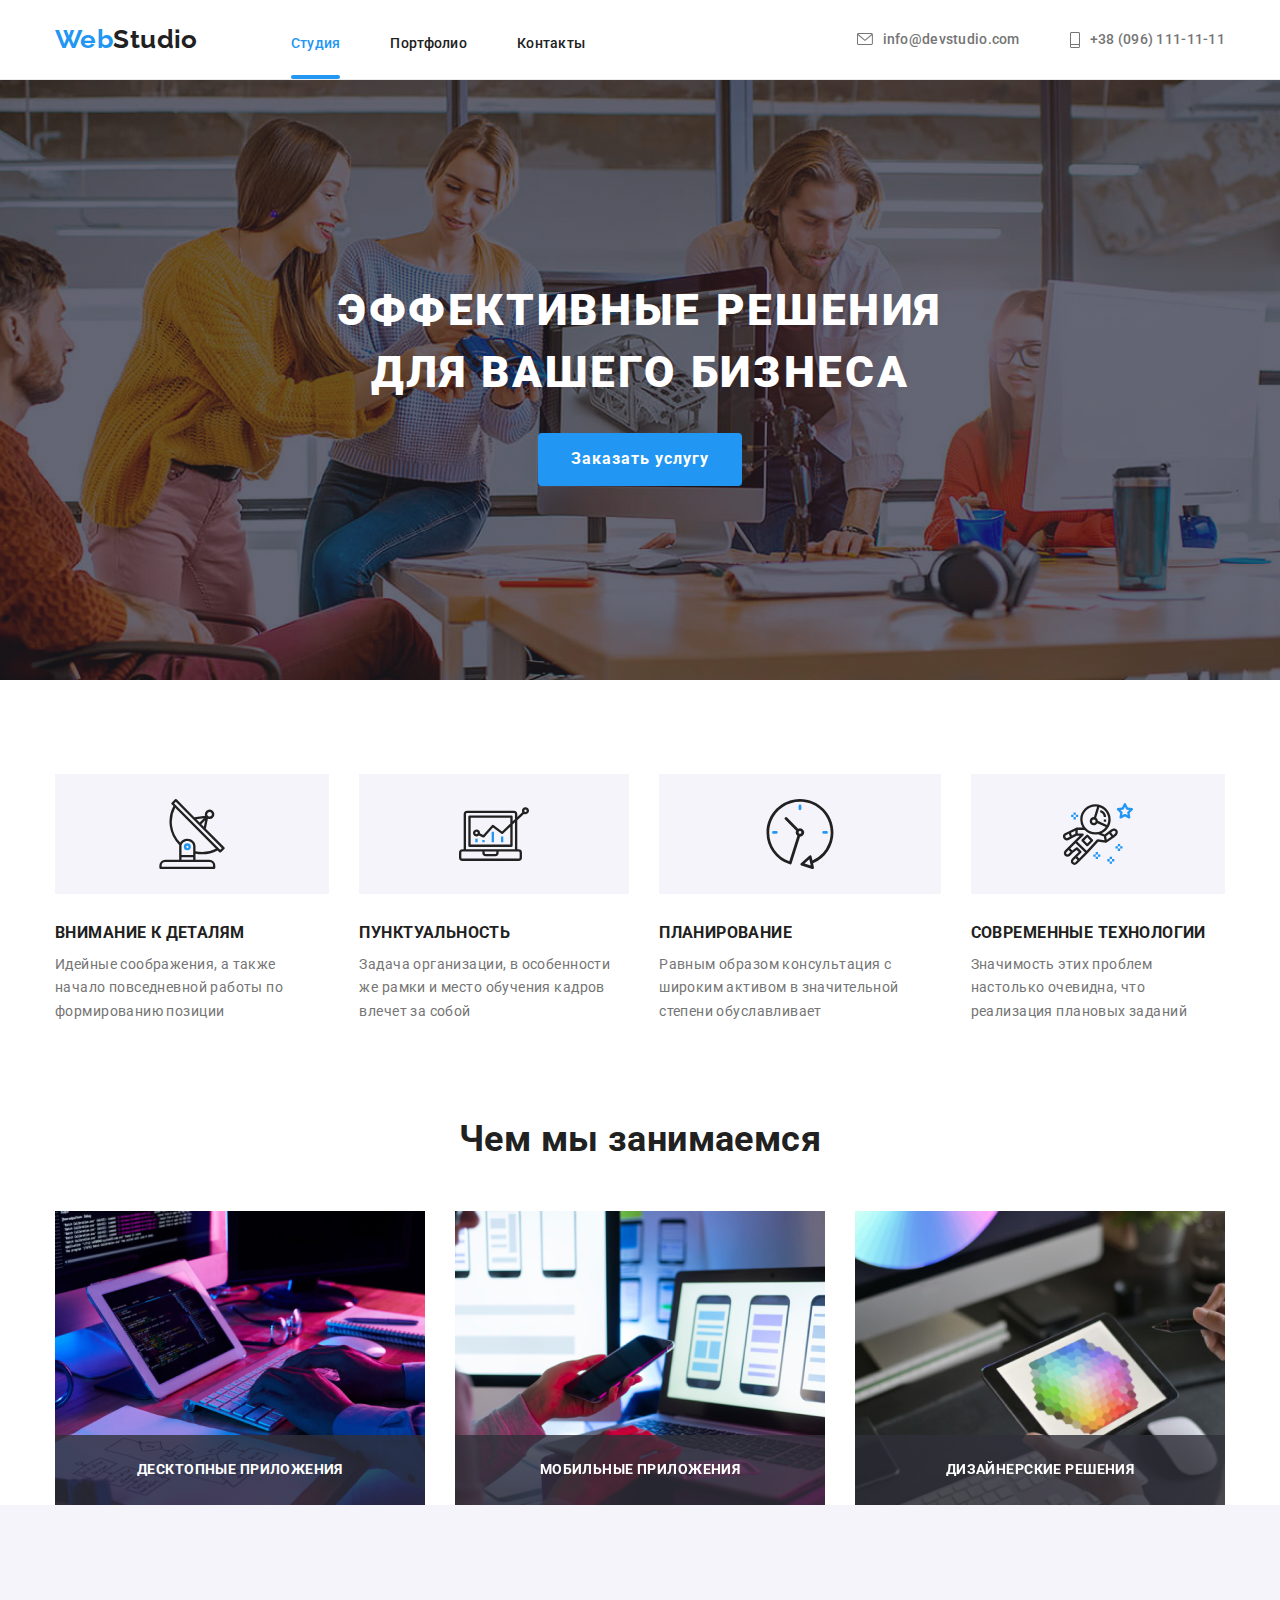
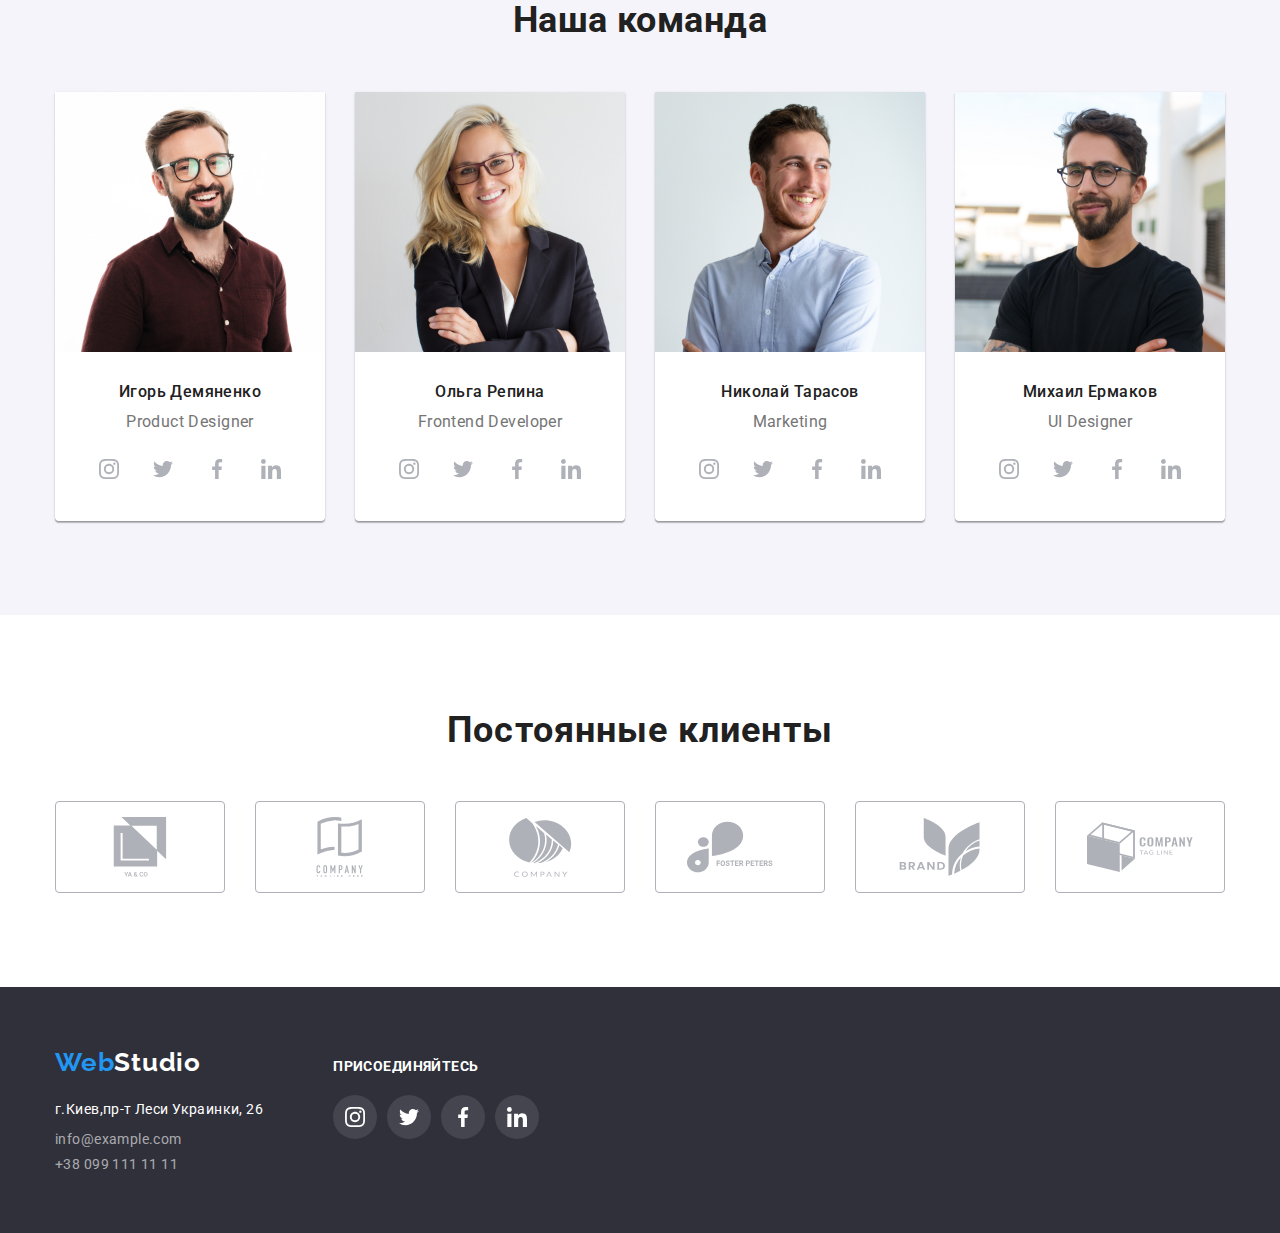
<file: index.html>
<!DOCTYPE html>
<html lang="ru">
<head>
    <meta charset="UTF-8">
    <meta http-equiv="X-UA-Compatible" content="IE=edge">
    <meta name="viewport" content="width=device-width, initial-scale=1.0">
    <title>Document</title>

<link href="https://fonts.googleapis.com/css2?family=Raleway:wght@700&family=Roboto:wght@400;500;700;900&display=swap"
rel="stylesheet"
/>
<link rel="stylesheet" href="https://cdnjs.cloudflare.com/ajax/libs/modern-normalize/1.1.0/modern-normalize.min.css"/>
<link rel="stylesheet" href="./css/style.css" />

</head>
<body>
    <header class="page-header">
      <div class="container-main container">
        <nav class="container-main-nav">
            <a class="logo" href="./index.html"><span class="logo-accent">Web</span>Studio</a>
            <ul class="site-nav">
                <li class="site-nav-item"> <a href=""class="site-nav-link current">Студия</a></li>
                <li class="site-nav-item"><a href="./portfolio.html"class="site-nav-link ">Портфолио</a></li>
                <li class="site-nav-item"><a href=""class="site-nav-link">Контакты</a></li>
            </ul>
        </nav>
        
            <ul class="contact-nav">
                 <li class="contact-nav-item">
                     <a class="contact-nav-title" href ="mailto:info@devstudio.com" >
                        <svg class="icon-envelope" width="16" height="12">
                            <use href="./img/svg/sprite.svg#icon-envelope"></use>>
                        </svg>
                        info@devstudio.com</a></li>
       
                 <li class="contact-nav-item">
                     <a class="contact-nav-title"href="tel:+380961111111" >
                    <svg class="icon-vector" width="10" height="16">
                        <use href="./img/svg/sprite.svg#icon-Vector"></use>>
                    </svg>
                        +38 (096) 111-11-11</a></li>
             </ul>
        </div>
    </header>
    <main>
        <!--Уникальное предложение-->
        <section class="hero">
            
        <div class="container"> 
            <h1 class="hero-title">ЭФФЕКТИВНЫЕ РЕШЕНИЯ <br> ДЛЯ ВАШЕГО БИЗНЕСА</h1>
         
      <button type="button" class="hero-button-main" data-modal-open>Заказать услугу</button> 
    </div> 
      <div class="backdrop is-hidden" data-modal>
          <div class="modal">
            <button data-modal-close class="button-close">
                <svg class="" width="18" height="18">
                <use href="./img/svg/sprite.svg#icon-Vector-icon"></use>
                </svg></button>
            </div>

      </div>
   
    </section>
        <!--Уникальные услуги-->
       
        <section class="section">
         <div class="container">
        <h2 class="visually-hidden">Особенности</h2>
      
        
            <ul class="features">
                <li  class="features-item">
                    <div class="icon-box">
                        <svg class="icon-antenna" width="70" height="70">
                        <use href="./img/svg/sprite.svg#icon-antenna-1"></use>
                        </svg>
                    </div>
                    <h3 class="features-title" >ВНИМАНИЕ К ДЕТАЛЯМ</h3>
                    <p class="features-description">Идейные соображения, а также начало повседневной работы по формированию позиции</p>
                </li >
                <li class="features-item">
                    <div class="icon-box">
                        <svg class="icon-diagram-1" width="70" height="70">
                        <use href="./img/svg/sprite.svg#icon-diagram-1"></use>
                        </svg>
                    </div>
                    <h3 class="features-title">ПУНКТУАЛЬНОСТЬ</h3>
                    <p class="features-description">Задача организации, в особенности же рамки и место обучения кадров влечет за собой</p>
                </li>
                <li  class="features-item">
                    <div class="icon-box">
                        <svg class="icon-clock" width="70" height="70">
                        <use href="./img/svg/sprite.svg#icon-clock-1"></use>
                        </svg>
                    </div>
                    <h3 class="features-title">ПЛАНИРОВАНИЕ</h3>
                    <p class="features-description">Равным образом консультация с широким активом в значительной степени обуславливает</p>
                </li>
                <li  class="features-item">
                    <div class="icon-box">
                        <svg class="icon-astronaut" width="70" height="70">
                        <use href="./img/svg/sprite.svg#icon-astronaut-1"></use>
                        </svg>
                    </div>
                    <h3 class="features-title">СОВРЕМЕННЫЕ ТЕХНОЛОГИИ</h3>
                    <p class="features-description">Значимость этих проблем настолько очевидна, что реализация плановых заданий</p>
                </li>
            </ul> 
        </div>  
        </section>
        
         <!--Чем мы занимаемся-->
        <section class="work-section">
            <div class="container" >
             <h2 class="section-title">Чем мы занимаемся</h2>
                 <ul class="pictures">  
                 <li class="pictures-item">
                    <div class="thumb">
                    <img src="img/box1.jpg" alt="набирает текс"width="370">
                    <p>Десктопные приложения</p>
                </div>
                </li>
                 <li class="pictures-item">
                    <div class="thumb">
                        <img src="img/box2.jpg" alt="мобильное приложение"width="370">
                    <p>Мобильные приложения</p>
                </div>
                    </li>
                 <li class="pictures-item">
                    <div class="thumb">
                        <img src="img/box3.jpg" alt="планшет"width="370">
                    <p>Дизайнерские решения</p>
                    </div>
                    </li>
                
                </ul>
            </div>
        </section>
        <!--Команда-->
        <section class="section comands">
            <div class="container" >
            <h2 class="comands-title">Наша команда</h2>
          
            <ul class="comands-item">
                <li class="comands-title-top"><img src="img/img (1).jpg" alt="дизайнер продукта"width="270">
                    <div class="comands-info"> 
                    <h3 class="comands-title-workers"> Игорь Демяненко</h3> 
                     <p class="comands-title-proffesion">Product Designer</p>
                     <ul class="network">
                        <li class="network-item">
                            <a class="network-link" href="" >
                                <svg class="network-icon" width="20" height="20">
                                    <use href="./img/svg/sprite.svg#icon-instagram-2"></use>
                                </svg>
                            </a>
                        </li>
                        <li class="network-item">
                            <a class="network-link" href="">
                                <svg class="network-icon" width="20" height="20">
                                    <use href="./img/svg/sprite.svg#icon-twitter-1 "></use>
                                </svg>
                            </a>
                        </li>
                        <li class="network-item">
                            <a class="network-link"href="">
                                <svg class="network-icon" width="20" height="20">
                                    <use href="./img/svg/sprite.svg#icon-facebook-1 "></use>
                                </svg>
                            </a>
                        </li>
                        <li class="network-item">
                            <a class="network-link" href="">
                                <svg class="network-icon" width="20" height="20">
                                    <use href="./img/svg/sprite.svg#icon-linkedin-1 "></use>
                                </svg>
                            </a>
                        </li>
                    </div>
                    </li>  
                    <li class="comands-title-top"><img src="img/img (2).jpg" alt="дизайнер продукта"width="270">
                        <div class="comands-info"> 
                        <h3 class="comands-title-workers"> Ольга Репина</h3> 
                         <p class="comands-title-proffesion">Frontend Developer</p>
                         <ul class="network">
                        <li class="network-item">
                            <a class="network-link" href="" >
                                <svg class="network-icon" width="20" height="20">
                                    <use href="./img/svg/sprite.svg#icon-instagram-2"></use>
                                </svg>
                            </a>
                        </li>
                        <li class="network-item">
                            <a class="network-link" href="">
                                <svg class="network-icon" width="20" height="20">
                                    <use href="./img/svg/sprite.svg#icon-twitter-1 "></use>
                                </svg>
                            </a>
                        </li>
                        <li class="network-item">
                            <a class="network-link"href="">
                                <svg class="network-icon" width="20" height="20">
                                    <use href="./img/svg/sprite.svg#icon-facebook-1 "></use>
                                </svg>
                            </a>
                        </li>
                        <li class="network-item">
                            <a class="network-link" href="">
                                <svg class="network-icon" width="20" height="20">
                                    <use href="./img/svg/sprite.svg#icon-linkedin-1 "></use>
                                </svg>
                            </a>
                        </li> 
                </ul>
                </div>
                 </li> 
                 <li class="comands-title-top"><img src="img/img (3).jpg" alt="дизайнер продукта"width="270">
                    <div class="comands-info"> 
                    <h3 class="comands-title-workers"> Николай Тарасов</h3> 
                     <p class="comands-title-proffesion">Marketing</p>
                     <ul class="network">
                        <li class="network-item">
                            <a href="" class="network-link">
                                <svg class="network-icon" width="20" height="20">
                                    <use href="./img/svg/sprite.svg#icon-instagram-2"></use>
                                </svg>
                            </a>
                        </li>
                        <li class="network-item">
                            <a href="" class="network-link">
                                <svg class="network-icon" width="20" height="20">
                                    <use href="./img/svg/sprite.svg#icon-twitter-1 "></use>
                                </svg>
                            </a>
                        </li>
                        <li class="network-item">
                            <a href="" class="network-link">
                                <svg class="network-icon" width="20" height="20">
                                    <use href="./img/svg/sprite.svg#icon-facebook-1 "></use>
                                </svg>
                            </a>
                        </li>
                        <li class="network-item">
                            <a href="" class="network-link">
                                <svg class="network-icon" width="20" height="20">
                                    <use href="./img/svg/sprite.svg#icon-linkedin-1 "></use>
                                </svg>
                            </a>
                        </li>
                    </ul>
                 </div>
                 </li>  
                <li class="comands-title-top"><img src="img/img (4).jpg" alt="дизайнер"width="270">
                <div class="comands-info"><h3 class="comands-title-workers">Михаил Ермаков</h3>
                <p class="comands-title-proffesion">UI Designer</p>
                <ul class="network">
                    <li class="network-item">
                        <a class="network-link" href="" >
                            <svg class="network-icon" width="20" height="20">
                                <use href="./img/svg/sprite.svg#icon-instagram-2"></use>
                            </svg>
                        </a>
                    </li>
                    <li class="network-item">
                        <a class="network-link" href="">
                            <svg class="network-icon" width="20" height="20">
                                <use href="./img/svg/sprite.svg#icon-twitter-1 "></use>
                            </svg>
                        </a>
                    </li>
                    <li class="network-item">
                        <a class="network-link"href="">
                            <svg class="network-icon" width="20" height="20">
                                <use href="./img/svg/sprite.svg#icon-facebook-1 "></use>
                            </svg>
                        </a>
                    </li>
                    <li class="network-item">
                        <a class="network-link" href="">
                            <svg class="network-icon" width="20" height="20">
                                <use href="./img/svg/sprite.svg#icon-linkedin-1 "></use>
                            </svg>
                        </a>
                    </li>
                </ul> 
            </div>
         </li>
        </ul>
        </div>
        </section>
        <section class="section">
            <div class="container">
                <h2 class="clients-title"> Постоянные клиенты</h2>
                <ul class="clients">
                    <li class="clients-item">
                        <a class="clients-link" href=""><svg class="clients-icon" width=106px height=60px> 
                            <use href="./img/svg/sprite.svg#icon-group"></use>
                        </svg></a>
                    </li>
                    <li class="clients-item">
                        <a class="clients-link"href=""><svg class="clients-icon" width=106px height=60px> 
                            <use href="./img/svg/sprite.svg#icon-group-1"></use>
                        </svg></a>
                    </li>
                    <li class="clients-item">
                        <a class="clients-link"href=""><svg class="clients-icon" width=106px height=60px> 
                            <use href="./img/svg/sprite.svg#icon-Object"></use>
                        </svg></a>
                    </li>
                    <li class="clients-item">
                        <a class="clients-link"href=""><svg class="clients-icon" width=106px height=60px> 
                            <use href="./img/svg/sprite.svg#icon-group1"></use>
                        </svg></a>
                    </li>
                    <li class="clients-item">
                        <a class="clients-link"href=""><svg class="clients-icon" width=106px height=60px> 
                            <use href="./img/svg/sprite.svg#icon-group-3"></use>
                        </svg></a>
                    </li>
                    <li class="clients-item">
                        <a class="clients-link"href=""><svg class="clients-icon" width=106px height=60px> 
                            <use href="./img/svg/sprite.svg#icon-group-4"></use>
                        </svg></a>
                    </li>
                </ul>
            </div>
        </section>
        </main>
        <footer class="information">
            <div class="container container-main-nav" >
            <div class="information-list">
                <a class="information-logo" href="./index.html"> <span class="logo-accent">Web</span>Studio</a>
                <address>
                
                 <ul class="information-addres">
                    <li class="information-addres-street"> г.Киев,пр-т Леси Украинки, 26</li>
                  <li class="information-addres-title" ><a href="mailto:info@example.com" class="information-addres-list">info@example.com</a> </li>
                   <li class="information-addres-title"> <a href="tel:+380991111111" class="information-addres-list">+38 099 111 11 11</a> </li>
                     </ul>
                </address>
            </div>
                <div class="information-connect">
                    <h2 class="information-connect-title">ПРИСОЕДИНЯЙТЕСЬ</h2>
                    <ul class="information-connect-network">
                        <li class="connect-network">
                            <a class="connect-network-link" href="" >
                                <svg class="network-icon-foot" width="20" height="20">
                                    <use href="./img/svg/sprite.svg#icon-instagram-2"></use>
                                </svg>
                            </a>
                        </li>
                        <li class="connect-network">
                            <a class="connect-network-link" href="">
                                <svg class="network-icon-foot" width="20" height="20">
                                    <use href="./img/svg/sprite.svg#icon-twitter-1 "></use>
                                </svg>
                            </a>
                        </li>
                        <li class="connect-network">
            
                                <a class="connect-network-link"href="">
                                    <svg class="network-icon-foot" width="20" height="20">
                                        <use href="./img/svg/sprite.svg#icon-facebook-1 "></use>
                                    </svg>
                                </a>
                            </li>
                            <li class="connect-network">
                                <a class="connect-network-link" href="">
                                    <svg class="network-icon-foot" width="20" height="20">
                                        <use href="./img/svg/sprite.svg#icon-linkedin-1 "></use>
                                    </svg>
                                </a>
                            </li>
                            
                        </ul>
                </div>
         </div>     
                
            
        </footer>
        
        <script src="./js/modal.js"></script>
</body>
</html>
</file>
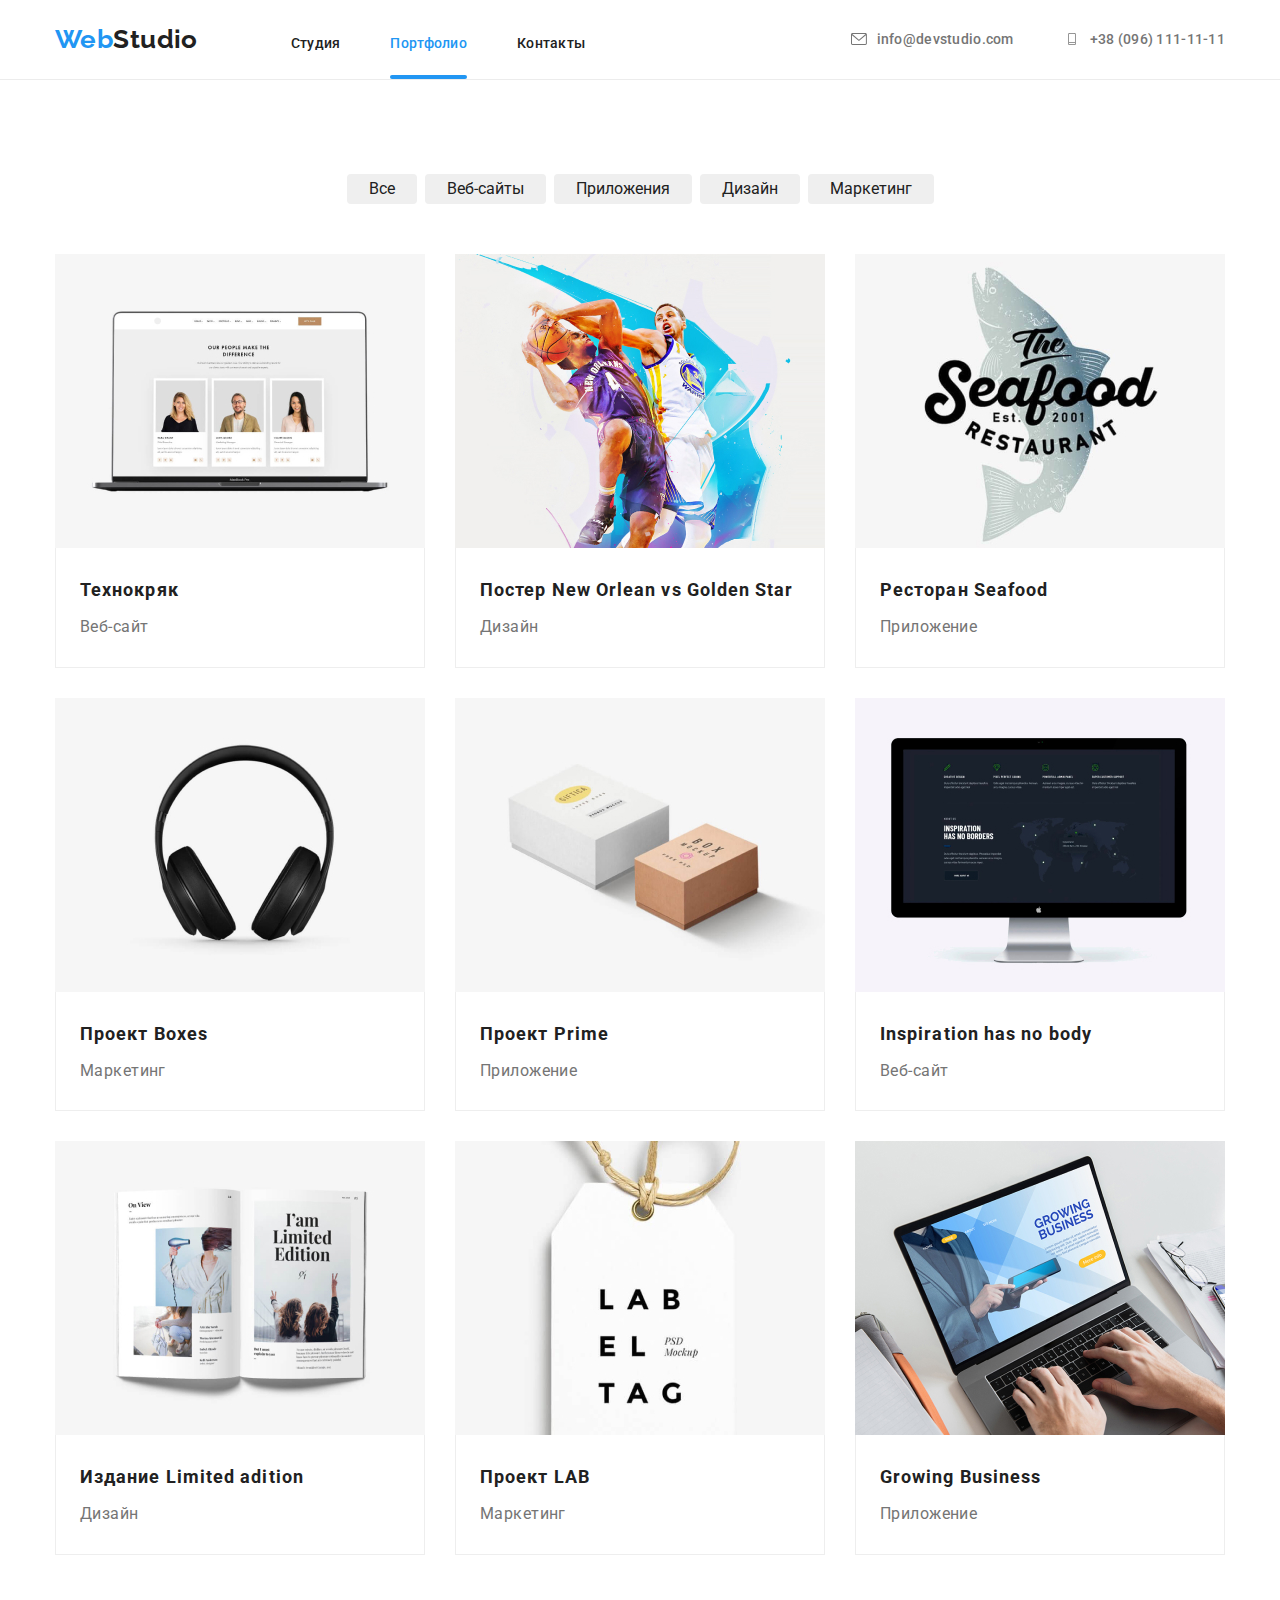
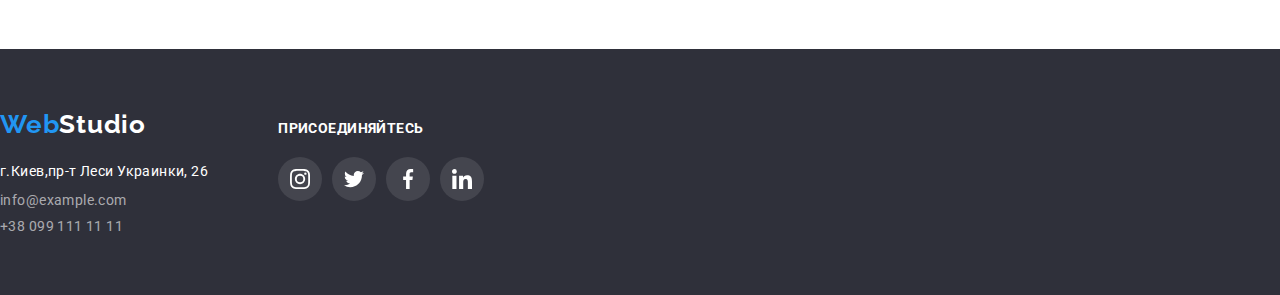
<file: portfolio.html>
<!DOCTYPE html>
<html lang="en">
<head>
    <meta charset="UTF-8">
    <meta http-equiv="X-UA-Compatible" content="IE=edge">
    <meta name="viewport" content="width=<>, initial-scale=1.0">
    <title>Document</title>

<link href="https://fonts.googleapis.com/css2?family=Raleway:wght@700&family=Roboto:wght@400;500;700;900&display=swap"
rel="stylesheet"
/>
<link rel="stylesheet" href="https://cdnjs.cloudflare.com/ajax/libs/modern-normalize/1.1.0/modern-normalize.min.css"/>
    <link rel="stylesheet" href="./css/style.css"/>
</head>
<body>
    <header class="page-header">
        <div class="container-main container">
          <nav class="container-main-nav">
              <a class="logo" href="./index.html"><span class="logo-accent">Web</span>Studio</a>
              <ul class="site-nav">
                  <li class="site-nav-item"> <a href="./index.html"class="site-nav-link">Студия</a></li>
                  <li class="site-nav-item"><a href=""class="site-nav-link current ">Портфолио</a></li>
                  <li class="site-nav-item"><a href=""class="site-nav-link">Контакты</a></li>
              </ul>
          </nav>
          <ul class="contact-nav">
          <li class="contact-nav-item">
            <a class="contact-nav-title" href ="mailto:info@devstudio.com" >
               <svg class="icon-envelope" width="16" height="12">
                   <use href="./img/svg/sprite.svg#icon-envelope"></use>>
               </svg>
               info@devstudio.com</a></li>
               <li class="contact-nav-item">
                <a class="contact-nav-title"href="tel:+380961111111" >
               <svg class="icon-vector" width="16" height="12">
                   <use href="./img/svg/sprite.svg#icon-Vector"></use>>
               </svg>
                   +38 (096) 111-11-11</a></li>
        </ul>
          </div>
      </header>

    <main>
         <!--Навигация-->
         <section class="section">
             <div class="container">
             <h1 class="visually-hidden">Filter</h1>
         <ul class="filter">
            <li class="filter-item"> <button type= "button" class="filter-button-main"> Все </button> </li>
            <li class="filter-item"> <button type= "button"class="filter-button"> Веб-сайты </button> </li>
            <li class="filter-item"> <button type= "button"class="filter-button"> Приложения</button> </li>
            <li class="filter-item"> <button type= "button"class="filter-button"> Дизайн </button> </li>
            <li class="filter-item"> <button type= "button"class="filter-button">Маркетинг</button> </li>
         </ul>
    
         <ul class="gallery">
             <li class="gallery-item">
                <a class="gallery-link" href="" >
                    <div class="div-card">
                     <img src="img/image1.jpg" alt="веб-сайт"width="370">
                     <div class="overlay">
                    <p class="text">Технокряк это современная площадка распространения коронавируса. Компании используют эту платформу для цифрового шпионажа и атак на защищённые сервера конкурентов.</p>
                     </div>
                    </div>
                     <div class="gallery-part">
                    <h2 class="gallery-title">Технокряк</h2>
                <p class="gallery-text">Веб-сайт</p></div></a> 
            </li>
            <li class="gallery-item">
                <a class="gallery-link"href="">
                    <div class="div-card">
                    <img src="img/image2.jpg" alt="дизайн"width="370">
                    <div class="overlay">
                     <p class="text">Технокряк это современная площадка распространения коронавируса. Компании используют эту платформу для цифрового шпионажа и атак на защищённые сервера конкурентов.</p>
                     </div>
                    </div>
                    <div class="gallery-part"> <h2 class="gallery-title">Постер New Orlean vs Golden Star</h2>
                <p class="gallery-text">Дизайн</p></div></a> </li>
            
            <li class="gallery-item">
                <a class="gallery-link"href="">
                    <div class="div-card">
                    <img  src="img/image3.jpg" alt="приложение"width="370"> 
                    <div class="overlay">
                        <p class="text">Технокряк это современная площадка распространения коронавируса. Компании используют эту платформу для цифрового шпионажа и атак на защищённые сервера конкурентов.</p>
                        </div>
                    </div>
                    <div class="gallery-part"> <h2 class="gallery-title">Ресторан Seafood</h2>
                 <p class="gallery-text">Приложение</p></div></a> </li>
        
                 
            <li class="gallery-item">
                <a class="gallery-link"href="">
                    <div class="div-card">
                    <img  src="img/image4.jpg" alt="коробки"width="370">
                    <div class="overlay">
                        <p class="text">Технокряк это современная площадка распространения коронавируса. Компании используют эту платформу для цифрового шпионажа и атак на защищённые сервера конкурентов.</p>
                        </div>
                    </div>
                    <div class="gallery-part"> <h2 class="gallery-title">Проект Boxes</h2>
                <p class="gallery-text">Маркетинг</p></div></a> </li>
            
                <li class="gallery-item">
                    <a class="gallery-link"href="">
                        <div class="div-card">
                        <img src="img/image5.jpg" alt="наушники"width="370">
                        <div class="overlay">
                            <p class="text">Технокряк это современная площадка распространения коронавируса. Компании используют эту платформу для цифрового шпионажа и атак на защищённые сервера конкурентов.</p>
                            </div>
                        </div>
                        <div class="gallery-part">  <h2 class="gallery-title">Проект Prime</h2>
                   <p class="gallery-text">Приложение</p></div></a> </li>
                
            <li class="gallery-item">
                <a class="gallery-link"href="">
                    <div class="div-card">
                    <img  src="img/image6.jpg" alt="монитор"width="370">
                    <div class="overlay">
                        <p class="text">Технокряк это современная площадка распространения коронавируса. Компании используют эту платформу для цифрового шпионажа и атак на защищённые сервера конкурентов.</p>
                        </div>
                    <div class="gallery-part"> <h2 class="gallery-title">Inspiration has no body</h2>
                 <p class="gallery-text">Веб-сайт</p></div></a> </li>
            
            <li class="gallery-item">
                <a class="gallery-link"href="">
                    <div class="div-card">
                    <img  src="img/image7.jpg" alt="книга"width="370">
                    <div class="overlay">
                        <p class="text">Технокряк это современная площадка распространения коронавируса. Компании используют эту платформу для цифрового шпионажа и атак на защищённые сервера конкурентов.</p>
                        </div>
                    </div>
                    <div class="gallery-part">  <h2 class="gallery-title">Издание Limited adition</h2>
                 <p class="gallery-text">Дизайн</p></div></a> </li>
            
            <li class="gallery-item">
                <a class="gallery-link"href="">
                    <div class="div-card">
                    <img src="img/image8.jpg" alt="лейба"width="370">
                    <div class="overlay">
                        <p class="text">Технокряк это современная площадка распространения коронавируса. Компании используют эту платформу для цифрового шпионажа и атак на защищённые сервера конкурентов.</p>
                        </div>
                    </div>
                    <div class="gallery-part"> <h2 class="gallery-title">Проект LAB</h2>
                 <p class="gallery-text">Маркетинг</p></div></a> </li>
           
            <li class="gallery-item">
                <a class="gallery-link"href="">
                    <div class="div-card">
                    <img src="img/image9.jpg" alt="ноут"width="370"> 
                    <div class="overlay">
                        <p class="text">Технокряк это современная площадка распространения коронавируса. Компании используют эту платформу для цифрового шпионажа и атак на защищённые сервера конкурентов.</p>
                        </div>
                    </div>
                    <div class="gallery-part">  <h2 class="gallery-title">Growing Business</h2>
                <p class="gallery-text">Приложение</p></div></a> </li>
           
            </ul>
        </div>
        </section>
    </main>

    <footer class="information">
        <div class="container-main-nav" >
        <div class="information-list">
            <a class="information-logo" href="./index.html"> <span class="logo-accent">Web</span>Studio</a>
            <address>
            
             <ul class="information-addres">
                <li class="information-addres-street"> г.Киев,пр-т Леси Украинки, 26</li>
              <li class="information-addres-title" ><a href="mailto:info@example.com" class="information-addres-list">info@example.com</a> </li>
               <li class="information-addres-title"> <a href="tel:+380991111111" class="information-addres-list">+38 099 111 11 11</a> </li>
                 </ul>
            </address>
        </div>
        <div class="information-connect">
            <h2 class="information-connect-title">ПРИСОЕДИНЯЙТЕСЬ</h2>
            <ul class="information-connect-network">
                <li class="connect-network">
                    <a class="connect-network-link" href="" >
                        <svg class="network-icon-foot" width="20" height="20">
                            <use href="./img/svg/sprite.svg#icon-instagram-2"></use>
                        </svg>
                    </a>
                </li>
                <li class="connect-network">
                    <a class="connect-network-link" href="">
                        <svg class="network-icon-foot" width="20" height="20">
                            <use href="./img/svg/sprite.svg#icon-twitter-1 "></use>
                        </svg>
                    </a>
                </li>
                <li class="connect-network">
    
                        <a class="connect-network-link"href="">
                            <svg class="network-icon-foot" width="20" height="20">
                                <use href="./img/svg/sprite.svg#icon-facebook-1 "></use>
                            </svg>
                        </a>
                    </li>
                    <li class="connect-network">
                        <a class="connect-network-link" href="">
                            <svg class="network-icon-foot" width="20" height="20">
                                <use href="./img/svg/sprite.svg#icon-linkedin-1 "></use>
                            </svg>
                        </a>
                    </li>
                    
                </ul>
        </div>
 </div>     
        
    
</footer>

</body>
</html>
</file>
<file: css/style.css>
html{
    box-sizing: border-box;
}

:root{
    --primary-text-color:  #757575;
    --title-text-color:#212121;
    --accent-color:#2196f3;
    --primary-bg-color:#ffffff;
    --secondary-bg-color:#2F303A;
}
.page-header {
    border-bottom: 1px solid rgba(236, 236, 236, 1);
    height: 80px;
    display: flex;
}

body {
    color:var(--title-text-color);
    background: var(--primary-bg-color);
    font-family: Roboto, sans-serif;
    letter-spacing: 0.03em;
    font-size: 14px;
    line-height: 1.7;  
}  

.container {
    margin-left:auto;
    margin-right: auto;
    width: 1200px;
    padding-left: 15px;
    padding-right: 15px;
}
.container-main{
    display: flex;
    align-items: center; 
}
ul{
    padding: 0;
    margin: 0;
    list-style: none;
} 
h1,h2,h3,p{
    padding: 0;
    margin: 0;
    list-style: none;
}
img{
    display: block;
    width: 100%;
    height: auto;
}
a{
    text-decoration: none;
    color: #AFB1B8;
}
.logo {
   color: var(--title-text-color);
   font-family: raleway, sans-serif;
   font-weight: 700;
    font-size: 26px;
    line-height: 1.2; 
}
.logo-accent {
    color: var(--accent-color);
    font-family: raleway, sans-serif;
}
/*Page Header*/

.container-main-nav{
    display: flex;
    align-items: baseline;
}


/* цвет основного текста #212121 */

/* вторичный цвет текста #757575 */

/* белый цвет  #ffffff */

/* акцент #2196F3 */


/* Site-nav*/
.site-nav {
    display: flex;
    margin-left: 93px ;
}

.site-nav-item:not(:first-child){
    margin-left: 50px;
}

.site-nav-link{
color: var(--title-text-color);
letter-spacing: 0.02em;
font-weight: 500;
line-height: 1.14;
transition: color 250ms cubic-bezier(0.4, 0, 0.2, 1);
}
.site-nav-link:hover,
.site-nav-link:focus {
    color: var(--accent-color);
}
.current{
    color: var(--accent-color);
    position: relative;
    padding-top: 28px;
    padding-bottom: 28px;
}
 .current::after{
    content: '';
    display: block;
    width: 100%;
    height: 4px;
    background-color: var(--accent-color);
    border-radius: 2px;
    left: 0;
    bottom: 0;
    position: absolute;
   
}
.current:hover::after{
    opacity: 1;
}



/* Contact-nav*/
    .contact-nav{
    display: flex;
    margin-left: auto;
}
.contact-nav-item{
    display: inline-block;
    font-weight: 500;
    line-height: 1.14;
    letter-spacing: 0.02em;
}
.contact-nav-title{
    display: flex;
    align-items: center;
    transition: fill 250ms cubic-bezier(0.4, 0, 0.2, 1);

}
.icon-envelope, .icon-vector{
    margin-right: 10px;
    fill: currentColor;
    transition: fill 250ms cubic-bezier(0.4, 0, 0.2, 1);

}
 .icon-envelope:hover,
.icon-envelope:focus {
    fill: var(--accent-color);
}
.contact-nav-title:hover .icon-vector,
.contact-nav-title:focus .icon-vector{
    fill: var(--accent-color);
}

.contact-nav-item:not(:last-child){
    margin-right: 50px;
}
.contact-nav-title {
    
    color: var(--primary-text-color);
    font-weight: 500;
    line-height: 1.14;
    letter-spacing: 0.02em;
    transition: background-color 250ms cubic-bezier(0.4, 0, 0.2, 1);
}

.contact-nav-title:hover,
.contact-nav-title:focus{
    color: var(--accent-color);
}

/*Hero*/
.hero{
    display: flex;
    padding-top: 200px;
    padding-bottom: 200px;
    margin-left: auto;
    margin-right: auto;
    max-width: 1600px;
    height: 600px;
    background-image: linear-gradient(to right, 
    rgba(47, 48, 58, 0.4), rgba(47, 48, 58, 0.4)),
     url(../img/Img-bg.jpg);
    background-repeat: no-repeat;
    background-position: center;
    background-size: cover;
    content: "";
   
}
.hero-title{
    color: var(--primary-bg-color);
    letter-spacing: 0.06em;
    font-weight: 900;
    font-size: 44px;
    line-height: 1.4;
    text-align: center;
    margin-bottom: 30px;
}
    .hero-button-main {
     color: var(--primary-bg-color);
        background-color: var(--accent-color);
        border: 1px solid transparent;
        align-items: center;
        cursor: pointer;
        text-indent: inherit;
        letter-spacing: 0.06em;
         font-weight: 700;
        font-size: 16px;
        line-height:  1.9;
        display: flex;
        text-align: center;
        margin-left: auto;
        margin-right: auto;
        padding-top: 10px;
        padding-left: 32px;
        padding-right: 32px;
        padding-bottom: 10px;
        border-radius: 4px;
        transition: background-color 250ms cubic-bezier(0.4, 0, 0.2, 1);
    }
    .hero-button-main:hover,
    .hero-button-main:focus{
    color:var(--primary-bg-color) ;
    background-color: #188ce8; 
    } 
    .backdrop{
        position: fixed;
        top: 0;
        left: 0;
        width: 100%;
        height: 100%;
        background-color: rgba(0, 0, 0, 0.2); 
        opacity: 1;
        transition: opacity 250ms cubic-bezier(0.4, 0, 0.2, 1);
    }
    .backdrop.is-hidden{
        opacity: 0;
        pointer-events: none;
    }
    .backdrop.is-hidden .modal{
        transform: translate(-50%, -50%) scale(0.9);
    }
    .modal{
        position: absolute;
        top: 50%;
        left: 50%;
        min-height: 581px;
        min-width: 528px;
        opacity: 1;
        transform: translate(-50%, -50%) scale(1);
        background-color: var(--primary-bg-color);
        transition: transform 250ms cubic-bezier(0.4, 0, 0.2, 1);
        border-radius: 4px;
        box-shadow: 0px 1px 3px rgba(0, 0, 0, 0.12), 0px 1px 1px rgba(0, 0, 0, 0.14), 0px 2px 1px rgba(0, 0, 0, 0.2);
    }
    .button-close{
       position: absolute;
        width: 30px;
        height: 30px;
        top: 8px;
        right: 8px;
        display: flex;
        align-items: center;
        border-radius: 50%;
        background-color: var(--primary-bg-color);
        border: 1px solid rgba(0, 0, 0, 0.1);
        cursor: pointer;
        transition: fill 250ms cubic-bezier(0.4, 0, 0.2, 1);
    }
   
    
    
    
/* Section*/
 
    .work-section{
        padding-top: 0;
    }
    .section-title{
    margin-bottom: 50px;
    color: var(--title-text-color) ;
    font-weight: 700;
    font-size: 36px;
    line-height: 1.2;
    text-align: center;
 }
    .pictures{
    display: flex;
    justify-content: center; 
    }
    .pictures-item:not(:first-child){
     margin-left: 30px;
}
    .thumb{
        position: relative;
        display: block;
    }
    .thumb p{
        position: absolute;
        bottom: 0;
        height: 70px;
        width: 370px;
        font-family: Roboto;
        font-weight: 700;
        line-height: 1.14;
        text-align: center;
        padding-top: 27px;
        text-transform: uppercase;
        color: var(--primary-bg-color);
        background:  rgba(47, 48, 58, 0.8);
    }
   
 /*Features */
 .section{
     padding-top: 94px;
     padding-bottom: 94px;
 }
 .visually-hidden{
     position: absolute;
     clip: rect(0 0 0 0);
     width: 1px;
     height: 1px;
     margin: -1px;
     
 }
 .features{
    display: flex; 
 }
 .features-item:not(:first-child){
     margin-left: 30px;
 } 
 .icon-box{
     display: flex;
     height: 120px;
     background-size:contain;
     background-color:#F5F4FA;
     margin-bottom: 30px; 
     justify-content: center;
     align-content: center;
     padding-top: 25px;
     padding-bottom: 25px;
 }
 
 .features-title{
     
     margin-bottom: 10px;
     color: var(--title-text-color);
     font-weight: 700;
     line-height: 1.14;
 }
 
.features-description {
    
    color: var(--primary-text-color);
    line-height: 1.7;
}
/* Comands*/
.comands{
    background-color: #F5F4FA;
}
.comands-title{
    color: var(--title-text-color) ; 
    font-weight: 700;
    font-size: 36px;
    line-height: 1.2;
    text-align: center;
    margin-bottom: 50px ;
}
.comands-info{
    text-align: center;
    padding-top: 30px;
    padding-bottom: 30px;
}
.comands-item{
    display: flex;
   
}
.comands-title-top{
    background-color: var(--primary-bg-color);
    box-shadow: 0px 1px 3px rgba(0, 0, 0, 0.12), 0px 1px 1px rgba(0, 0, 0, 0.14), 0px 2px 1px rgba(0, 0, 0, 0.2);
    border-radius: 0px 0px 4px 4px;
}
.comands-title-top:not(:first-child){
    margin-left: 30px;
}
.comands-title-workers{
    color: var(--title-text-color);
    font-weight: 500;
    font-size: 16px;
    line-height: 1.2;
    text-align: center;
  
}
.comands-title-proffesion{
    color: var(--primary-text-color );
    font-size: 16px;
    line-height: 1.2;
    text-align: center;
    margin-top: 10px; 
}
.network{
  display: flex;
  justify-content: center;
  margin-top: 16px;
}
.network-item:not(:last-child){
    margin-right: 10px;
}
.network-link{
    display: inline-flex;
    align-items: center;
    justify-content: center;
    width: 44px;
    height: 44px;
   border-radius: 50%;
   text-align: center; 
   transition: background-color 250ms cubic-bezier(0.4, 0, 0.2, 1);
} 

.connect-network-link{
    display:inline-flex;
    align-items: center;
    justify-content: center;
    width: 44px;
    height: 44px;
   border-radius: 50%;
   padding: 10px;
   background-color: var(--primary-bg-color);
   transition: fill 250ms cubic-bezier(0.4, 0, 0.2, 1);
}
.network-icon{
    fill:#AFB1B8;
    transition: background-color 250ms cubic-bezier(0.4, 0, 0.2, 1);
}
.network-link:hover,
.network-link:focus{
    background-color: var(--accent-color);
}
.network-link:hover .network-icon,
.network-link:focus .network-icon{
    fill: var(--primary-bg-color);
}
.clients{
    display: flex;
}
.clients-title{
    font-weight: 700;
    font-size: 36px;
    line-height: 1.17;
    text-align: center;
    letter-spacing: 0.03em;
    color: var(--title-text-color);
    margin-bottom: 50px;
}

.clients-link{
    display: flex;
    align-items: center;
    justify-content: center;
    border:1px solid  #AFB1B8;
    border-radius: 4px;
    width: 170px;
    height: 92px;
    transition: fill 250ms cubic-bezier(0.4, 0, 0.2, 1);
}
.clients-icon{
    fill: #AFB1B8;
    justify-content: center;
    align-content: center;
    transition: fill 250ms cubic-bezier(0.4, 0, 0.2, 1);
}
.clients-icon:hover{
    fill: var(--accent-color);
}

.clients-link:hover .clients-icon,
.clients-link:focus .clients-icon{
    fill: var(--accent-color);
}
.clients-link:hover,
.clients-link:focus{
border-color: var(--accent-color);
}
.clients-item:not(:last-child){
    margin-right: 30px;
}

/* Footer*/
.information{
  
    background-color: var(--secondary-bg-color);
    padding-top: 60px;
    padding-bottom: 60px;
    
}
.information-logo{
    color: var(--primary-bg-color);
    font-family: raleway, sans-serif;
    line-height: 1.19;
    font-weight: 700;
    font-size: 26px;
    letter-spacing: 0.03em;
    margin-bottom: 20px;
    display: block;
}
.information-addres{
    font-style: normal;
    color: var(--primary-bg-color);
    line-height: 1.7; 
}

 .information-addres-street{
     color: var(--primary-bg-color);
     margin-bottom: 9px;
     
 }
 
.information-addres-list{
    color: rgba(255, 255, 255, 0.6);
    line-height: 1.2;
    display: block;
    transition: color 250ms cubic-bezier(0.4, 0, 0.2, 1);
}
.information-addres-list:hover,
.information-addres-list:focus{
    color: var(--accent-color);
}
.information-addres-title:not(:last-child){
margin-bottom: 9px;
}
.information-connect{
    display: block;
    margin-left: 70px;
    
}

.information-connect-network{
    display: inline-flex;
    
}
.information-connect-title{
    font-weight: bold;
    font-size: 14px;
    line-height: 1.14;
    text-transform: uppercase;
    color: var(--primary-bg-color);
    margin-bottom: 20px;
    
   
}
.network-icon-foot{

    fill:var(--primary-bg-color);
    transition: background-color 250ms cubic-bezier(0.4, 0, 0.2, 1);
}
.network-icon-foot:hover,
.network-icon-foot:focus{
    fill: var(--primary-bg-color);
}
.connect-network-link{
    display:flex;
    justify-content: center;
    align-items: center;
    border-radius: 50%;
    background-color: rgba(255, 255, 255, 0.1);
    fill: var(--primary-bg-color);
    transition: background-color 250ms cubic-bezier(0.4, 0, 0.2, 1);
}
.connect-network:not(:last-child){
    margin-right: 10px;
}

.connect-network-link:hover,
.connect-network-link:focus{
    background-color: var(--accent-color);
    fill: var(--primary-bg-color);
}
/* Portfolio*/

.filter{
    margin-top: 0;
    margin-bottom: 50px;
    font-family: inherit;
    list-style: none;
    display: flex;
    justify-content: center;
     
}
.filter-item{
color: var(--title-text-color);
font-style: normal;
font-weight: 500;
font-size: 16px;
line-height: 1.6;
text-align: center;
cursor: pointer;
}
.filter-item:not(:last-child){
margin-right: 8px;
}

.filter-button{
    color: var(--title-text-color);
    text-align: center;
    border: transparent;
    cursor: pointer;  
    padding-left: 22px;
    padding-right: 22px;
    padding-top: 6px;
    padding-bottom: 6px;
    border-radius: 4px;
    transition: color 250ms cubic-bezier(0.4, 0, 0.2, 1);
}

.filter-button:hover,
.filter-button:focus{
    color: var(--primary-bg-color);
    background-color: var(--accent-color);
    box-shadow: 0px 3px 1px rgba(0, 0, 0, 0.1), 0px 1px 2px rgba(0, 0, 0, 0.08), 0px 2px 2px rgba(0, 0, 0, 0.12);
}

.filter-button-main{
    color: var(--title-text-color);
    text-align: center;
    border:  transparent;
    padding-left: 22px;
    padding-right: 22px;
    padding-top: 6px;
    padding-bottom: 6px; 
    border-radius: 4px;
    cursor: pointer;
    transition: color 250ms cubic-bezier(0.4, 0, 0.2, 1);
}
.filter-button-main:hover,
.filter-button-main:focus{
    color: var(--primary-bg-color);
    background-color: var(--accent-color);
    box-shadow: 0px 3px 1px rgba(0, 0, 0, 0.1), 0px 1px 2px rgba(0, 0, 0, 0.08), 0px 2px 2px rgba(0, 0, 0, 0.12);
}

.gallery{
    display: flex;
    flex-wrap: wrap;
     margin-top: -30px;
     margin-right: -30px; 
    
}
.gallery-item{
    margin-right: 30px;
    margin-top: 30px;
    
}
.gallery-item:nth-child(3n){
margin-right: 0;
}
.gallery-link{
   display: block;
   transition: transform 250ms cubic-bezier(0.4, 0, 0.2, 1);

}
.gallery-link:hover,
.gallery-link:focus{
    box-shadow: 0px 4px 4px rgba(0, 0, 0, 0.25);
}
.gallery-link:hover .overlay,
.gallery-link:focus .overlay{
    opacity: 1;
    transform: translateY(0);
}
.overlay{
    position: absolute;
    width: 100%;
    height: 100%;
    top: 0;
    left: 0;
    padding: 63px 24px;
    letter-spacing: 0.03em;
    display: flex;
    align-items: center;
    justify-content: center;
    font-size: 18px;
    line-height: 1.56;
    opacity: 0;
    transform: translateY(100%);
    transition: transform 250ms linear;
    color: var(--primary-bg-color);
    background: rgba(33, 150, 243, 0.9);
}

.gallery-title{
    color: var(--title-text-color);
    font-weight: 700;
    font-size: 18px;
    line-height: 2;
    letter-spacing: 0.06em;
    margin-bottom: 4px;
}
.div-card{
    overflow: hidden;
    position: relative;
}
.text{
color: var(--primary-bg-color);
font-style: normal;
font-weight: normal;
font-size: 18px;
line-height: 2;

}
.gallery-text{
    color: var(--primary-text-color);
    font-size: 16px;
    line-height: 1.9;
    text-decoration: none;

}
.gallery-part{   
 padding:24px;
 border-right: 1px solid #EEEEEE;
 border-left: 1px solid #EEEEEE;
 border-bottom:  1px solid #EEEEEE;
 }
</file>
